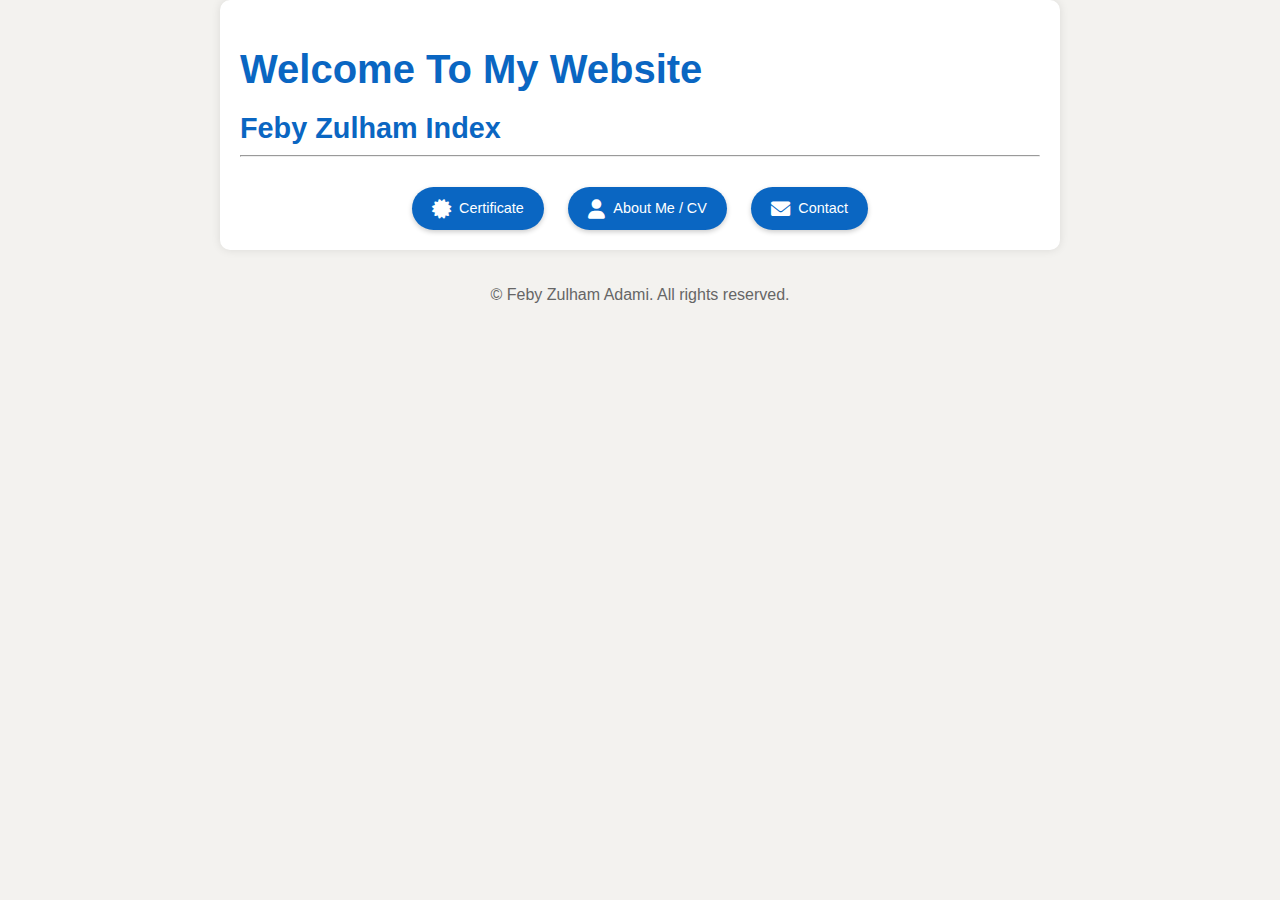
<file: index.html>
<!DOCTYPE html>  
<html lang="en">  
<head>  
    <meta charset="UTF-8">  
    <meta name="viewport" content="width=device-width, initial-scale=1.0">  
    <title>My Certificate</title>  
    <link rel="stylesheet" href="https://cdnjs.cloudflare.com/ajax/libs/font-awesome/6.0.0/css/all.min.css">
    <style>  
        /* Gaya yang sama sebelumnya dipertahankan */
        body {  
            font-family: 'Arial', sans-serif;  
            background-color: #f3f2ef;  
            margin: 0;  
            padding: 0;  
        }  
        .container {  
            max-width: 800px;  
            margin: 0 auto;  
            padding: 20px;  
            background-color: #fff;  
            border-radius: 10px;  
            box-shadow: 0 0 10px rgba(0, 0, 0, 0.1);  
        }  
        h1, h2 {  
            color: #0a66c2;  
        }  
        h1 {  
            font-size: 2.5em;  
            margin-bottom: 10px;  
        }  
        h2 {  
            font-size: 1.8em;  
            margin-top: 20px;  
            margin-bottom: 10px;  
        }  
        .nav {  
            margin-top: 30px;  
            text-align: center;  
        }  
        .nav a {  
            display: inline-flex;
            align-items: center;
            padding: 12px 20px;
            border-radius: 25px;
            background-color: #0a66c2;
            color: white;
            margin: 0 10px;
            text-decoration: none;
            transition: all 0.3s ease;
            box-shadow: 0 2px 5px rgba(0,0,0,0.2);
        }
        .nav a:hover {
            background-color: #084484;
            transform: translateY(-2px);
            box-shadow: 0 4px 8px rgba(0,0,0,0.2);
        }
        .nav a i {
            font-size: 1.2em;
            margin-right: 8px;
        }
        .nav a span {
            font-size: 0.9em;
            font-weight: 500;
        }
        footer {
            text-align: center;
            padding: 20px;
            color: #666;
        }
    </style>  
</head>  
<body>  
    <div class="container">  
        <h1>Welcome To My Website</h1>
        <h2>Feby Zulham Index</h2>
        <hr>
        <div class="nav">  
            <a href="./Certificate.html">
                <i class="fas fa-certificate"></i>
                <span>Certificate</span>
            </a>   
            <a href="./public/about.html">
                <i class="fas fa-user"></i>
                <span>About Me / CV</span>
            </a>  
            <a href="https://www.linkedin.com/in/feby-zulham-adami-934a50153/">
                <i class="fas fa-envelope"></i>
                <span>Contact</span>
            </a>   
        </div>  
    </div>  
    <footer>
        <p>© Feby Zulham Adami. All rights reserved.</p>
    </footer>
</body>  
</html>
</file>
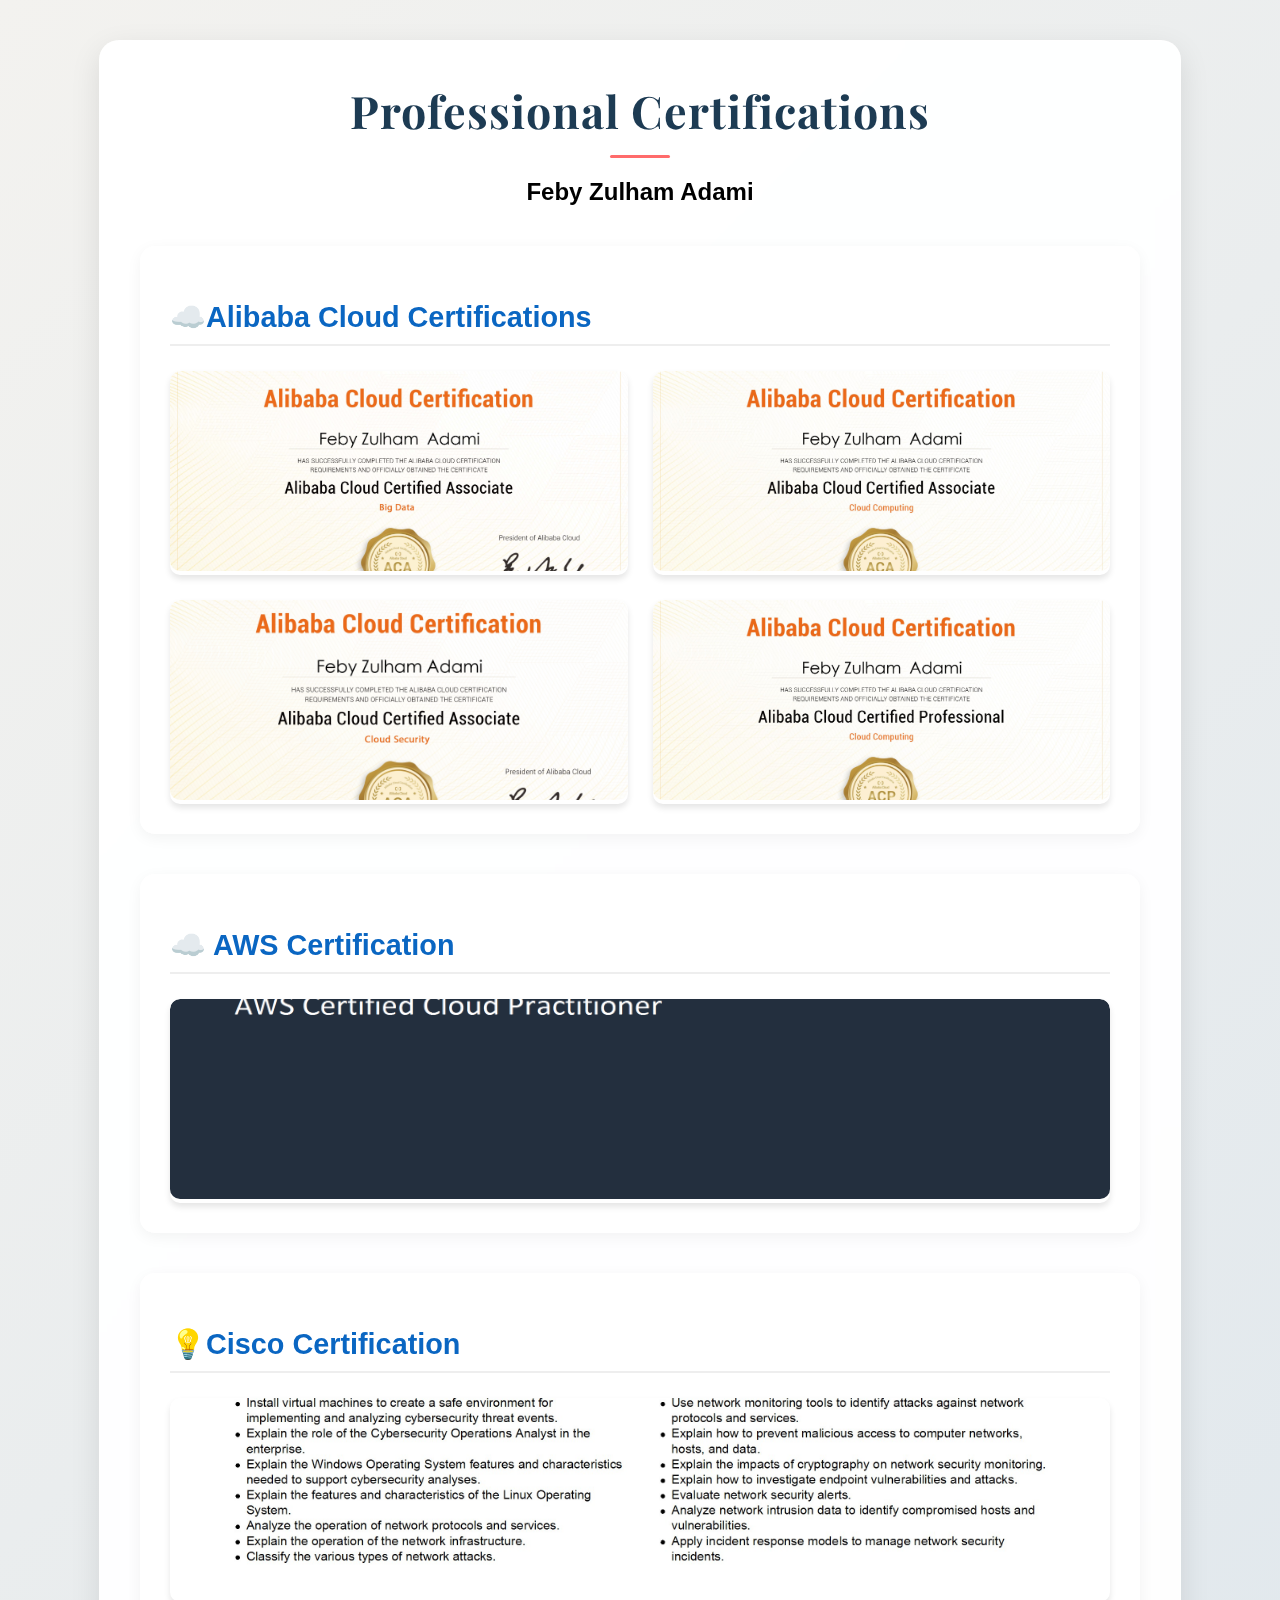
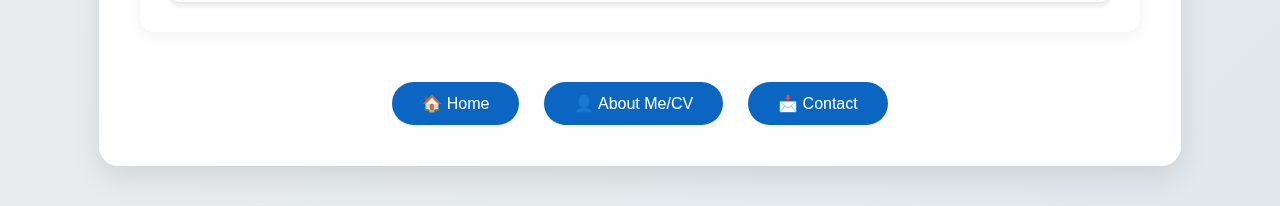
<file: Certificate.html>
<!DOCTYPE html>
<html lang="en">
<head>
    <meta charset="UTF-8">
    <meta name="viewport" content="width=device-width, initial-scale=1.0">
    <title>Feby Zulham Adami - Certificates</title>
    <style>
        :root {
            --primary-color: #0a66c2;
            --secondary-color: #1d3b53;
            --accent-color: #ff6b6b;
        }

        body {
            font-family: 'Segoe UI', Tahoma, Geneva, Verdana, sans-serif;
            background: linear-gradient(135deg, #f3f2ef 0%, #e1e8ed 100%);
            margin: 0;
            padding: 40px 0;
            min-height: 100vh;
        }

        .container {
            max-width: 1000px;
            margin: 0 auto;
            padding: 40px;
            background: rgba(255, 255, 255, 0.95);
            border-radius: 20px;
            box-shadow: 0 10px 30px rgba(0, 0, 0, 0.1);
            backdrop-filter: blur(10px);
            border: 1px solid rgba(255, 255, 255, 0.3);
            transform: translateY(0);
            animation: containerEntrance 0.8s ease-out;
        }

        @keyframes containerEntrance {
            0% { transform: translateY(20px); opacity: 0; }
            100% { transform: translateY(0); opacity: 1; }
        }

        .header {
            text-align: center;
            margin-bottom: 40px;
            position: relative;
        }

        .header h1 {
            color: var(--secondary-color);
            font-size: 2.8em;
            margin: 0;
            font-family: 'Playfair Display', serif;
            letter-spacing: 1px;
        }

        .header h1::after {
            content: '';
            display: block;
            width: 60px;
            height: 3px;
            background: var(--accent-color);
            margin: 15px auto;
            border-radius: 2px;
        }

        .certificate-section {
            margin: 40px 0;
            padding: 30px;
            background: rgba(255, 255, 255, 0.9);
            border-radius: 15px;
            box-shadow: 0 4px 15px rgba(0, 0, 0, 0.05);
            transition: transform 0.3s ease;
        }

        .certificate-section:hover {
            transform: translateY(-5px);
        }

        .certificate-section h2 {
            color: var(--primary-color);
            font-size: 1.8em;
            margin-bottom: 25px;
            padding-bottom: 10px;
            border-bottom: 2px solid #eee;
            display: flex;
            align-items: center;
            gap: 10px;
        }

        .certificate-grid {
            display: grid;
            grid-template-columns: repeat(auto-fit, minmax(300px, 1fr));
            gap: 25px;
            margin-top: 20px;
        }

        .certificate-item {
            position: relative;
            border-radius: 10px;
            overflow: hidden;
            transition: all 0.3s ease;
            box-shadow: 0 4px 6px rgba(0, 0, 0, 0.1);
        }

        .certificate-item:hover {
            transform: translateY(-5px);
            box-shadow: 0 8px 15px rgba(0, 0, 0, 0.2);
        }

        .certificate-item img {
            width: 100%;
            height: 200px;
            object-fit: cover; /* Changed from fill to cover */
            border-radius: 10px;
            transition: transform 0.3s ease;
        }

        .certificate-item:hover img {
            transform: scale(1.03);
        }

        .popup {
            position: absolute;
            top: 0;
            left: 0;
            width: 100%;
            height: 100%;
            background: rgba(0, 0, 0, 0.8);
            display: flex;
            justify-content: center;
            align-items: center;
            opacity: 0;
            visibility: hidden;
            transition: opacity 0.3s ease, visibility 0.3s ease;
            border-radius: 10px;
        }

        .certificate-item:hover .popup {
            opacity: 1;
            visibility: visible;
        }

        .popup img {
            width: 80%;
            height: auto;
            border-radius: 10px;
        }

        .nav {
            margin-top: 50px;
            text-align: center;
            display: flex;
            justify-content: center;
            gap: 25px;
        }

        .nav a {
            padding: 12px 30px;
            border-radius: 30px;
            text-decoration: none;
            color: white;
            background: var(--primary-color);
            transition: all 0.3s ease;
            display: inline-flex;
            align-items: center;
            gap: 8px;
            font-weight: 500;
        }

        .nav a:hover {
            background: var(--secondary-color);
            transform: translateY(-2px);
            box-shadow: 0 5px 15px rgba(10, 102, 194, 0.3);
        }

        @media (max-width: 768px) {
            .container {
                padding: 25px;
                margin: 20px;
            }
            
            .header h1 {
                font-size: 2em;
            }
            
            .certificate-grid {
                grid-template-columns: 1fr;
            }
            
            .nav {
                flex-direction: column;
                gap: 15px;
            }
        }
    </style>
    <!-- Corrected Google Fonts URL -->
    <link href="https://fonts.googleapis.com/css2?family=Playfair+Display:wght@600&display=swap" rel="stylesheet">
</head>
<body>
    <div class="container">
        <div class="header">
            <h1>Professional Certifications</h1>
            <h2>Feby Zulham Adami</h2>
        </div>

        <div class="certificate-section">
            <h2> ☁️Alibaba Cloud Certifications</h2>
            <div class="certificate-grid">
                <div class="certificate-item">
                    <img src="./assets/images/ACA Big Data Certification.png" alt="ACA Big Data Certification">
                    <div class="popup">
                        <img src="./assets/images/ACA Big Data Certification.png" alt="ACA Big Data Certification" aria-hidden="true">
                    </div>
                </div>
                <div class="certificate-item">
                    <img src="./assets/images/ACA Cloud Computing Certification.png" alt="ACA Cloud Computing Certification">
                    <div class="popup">
                        <img src="./assets/images/ACA Cloud Computing Certification.png" alt="ACA Cloud Computing Certification" aria-hidden="true">
                    </div>
                </div>
                <div class="certificate-item">
                    <img src="./assets/images/ACA Cloud Security Certification.png" alt="ACA Cloud Security Certification">
                    <div class="popup">
                        <img src="./assets/images/ACA Cloud Security Certification.png" alt="ACA Cloud Security Certification" aria-hidden="true">
                    </div>
                </div>
                <div class="certificate-item">
                    <img src="./assets/images/ACP Cloud Computing Certification.png" alt="ACP Cloud Computing Certification">
                    <div class="popup">
                        <img src="./assets/images/ACP Cloud Computing Certification.png" alt="ACP Cloud Computing Certification" aria-hidden="true">
                    </div>
                </div>
            </div>
        </div>

        <div class="certificate-section">
            <h2>☁️ AWS Certification</h2>
            <div class="certificate-grid">
                <div class="certificate-item">
                    <img src="./assets/images/AWS Certified Cloud Practitioner certificate.png" alt="AWS Certified Cloud Practitioner">
                    <div class="popup">
                        <img src="./assets/images/AWS Certified Cloud Practitioner certificate.png" alt="AWS Certified Cloud Practitioner" aria-hidden="true">
                    </div>
                </div>
            </div>
        </div>

        <div class="certificate-section">
            <h2> 💡Cisco Certification</h2>
            <div class="certificate-grid">
                <div class="certificate-item">
                    <img src="./assets/images/FEBYZULHAM ADAMI-CyberOps Associa-certificate conv 1.jpeg" alt="Cisco CyberOps Associate">
                    <div class="popup">
                        <img src="./assets/images/FEBYZULHAM ADAMI-CyberOps Associa-certificate conv 1.jpeg" alt="Cisco CyberOps Associate" aria-hidden="true">
                    </div>
                </div>
            </div>
        </div>

        <div class="nav">
            <a href="./index.html">🏠 Home</a>
            <a href="./public/about.html">👤 About Me/CV</a>
            <a href="./public/contact.html">📩 Contact</a>
        </div>
    </div>

    <script>
        document.addEventListener('DOMContentLoaded', function() {
            const certificateItems = document.querySelectorAll('.certificate-item');

            certificateItems.forEach(item => {
                item.addEventListener('mouseenter', () => {
                    const popup = item.querySelector('.popup');
                    setTimeout(() => {
                        popup.style.opacity = '1';
                        popup.style.visibility = 'visible';
                    }, 300); // Adjust the delay as needed
                });

                item.addEventListener('mouseleave', () => {
                    const popup = item.querySelector('.popup');
                    popup.style.opacity = '0';
                    popup.style.visibility = 'hidden';
                });
            });
        });
    </script>
</body>
</html>
</file>
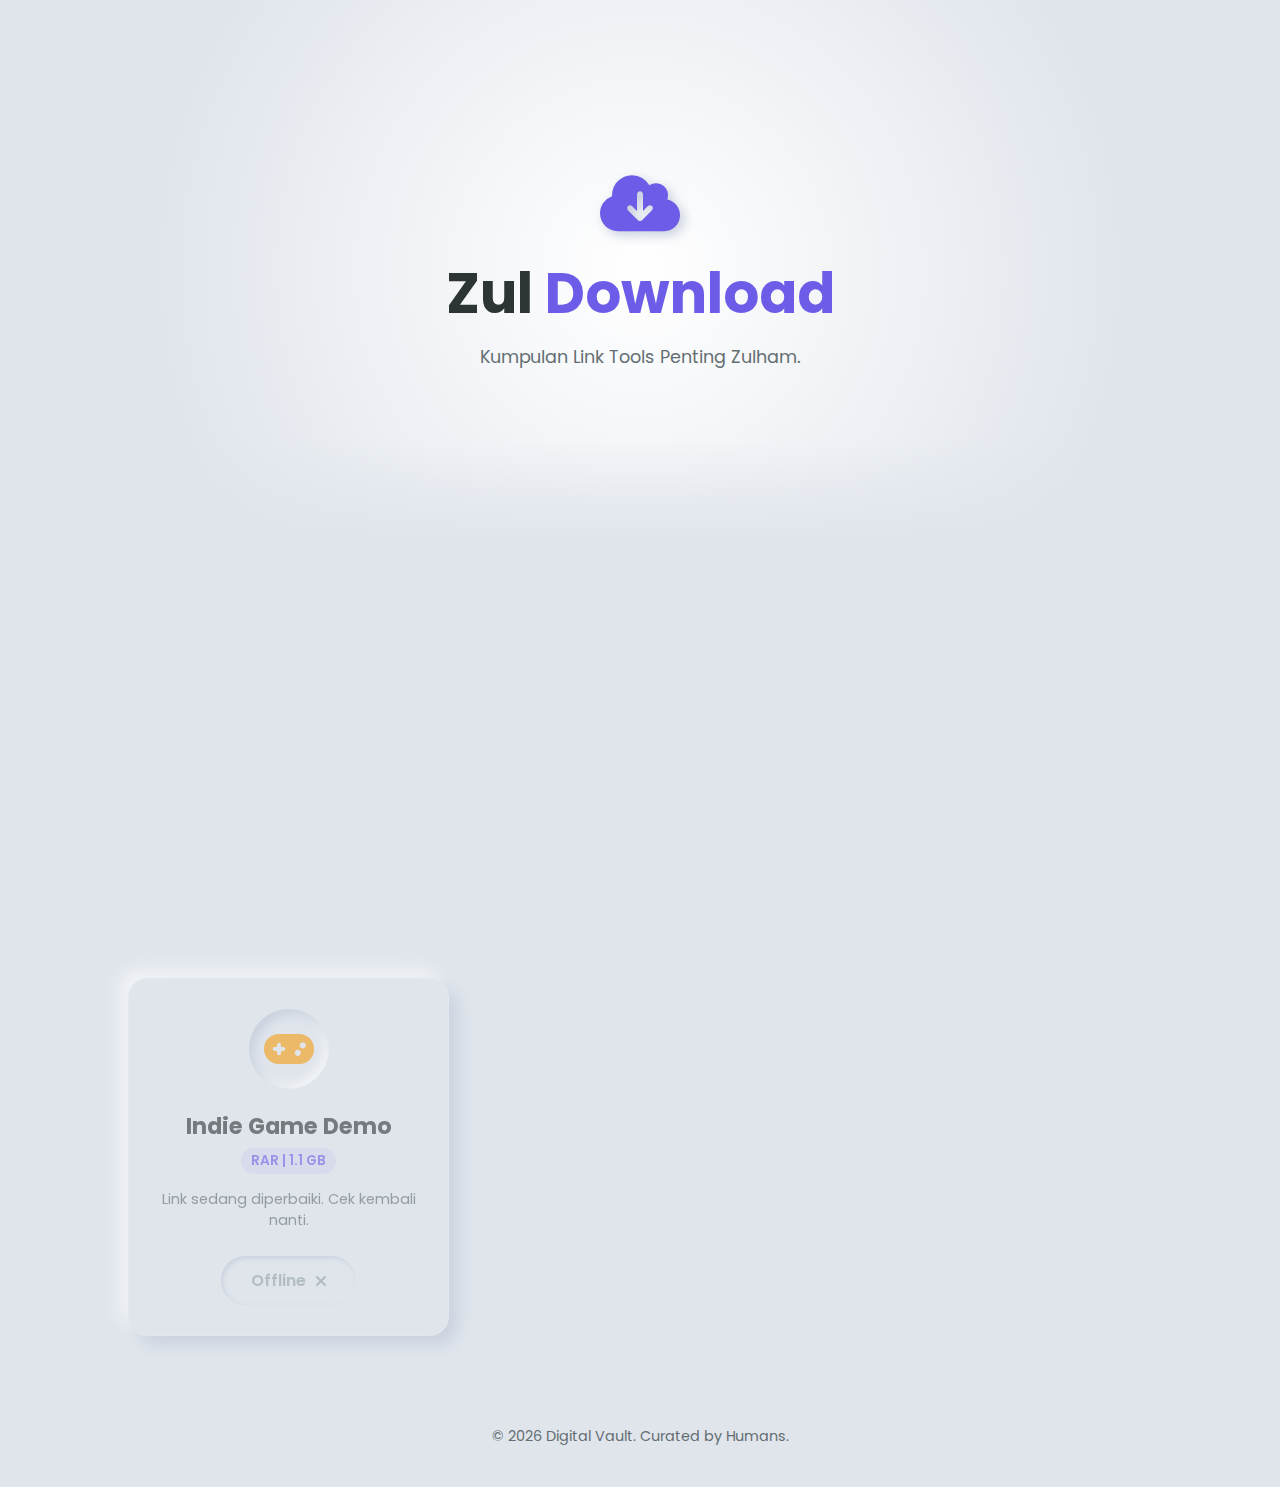
<file: Downzul.html>
<!DOCTYPE html>
<html lang="id">
<head>
    <meta charset="UTF-8">
    <meta name="viewport" content="width=device-width, initial-scale=1.0">
    <title>⚡Download Koleksi Zulham</title>
    <link href="https://fonts.googleapis.com/css2?family=Poppins:wght@400;600;700&display=swap" rel="stylesheet">
    <link rel="stylesheet" href="https://cdnjs.cloudflare.com/ajax/libs/font-awesome/6.0.0/css/all.min.css">
    <link rel="stylesheet" href="style-download.css">
</head>
<body>

    <header>
        <div class="header-content animate-popIn">
            <i class="fas fa-cloud-download-alt logo-icon"></i>
            <h1>Zul <span> Download </span></h1>
            <p>Kumpulan Link Tools Penting Zulham.</p>
        </div>
    </header>

    <main>
        <section class="download-container">
            <div class="card animate-fadeIn" style="animation-delay: 0.1s;">
                <div class="card-icon"><i class="fa-duotone fa-regular fa-briefcase"></i></div>
                <h3>Software Kantor</h3>
                <p class="meta">Link GDrive</p>
                <p class="desc">Kumpulan Tool support IT kantor.</p>
                <a href="https://tinyurl.com/zuldown" target="_blank" rel="noopener noreferrer" class="btn-download">
                    <span>Download</span>
                    <i class="fas fa-arrow-down"></i>
                </a>
            </div>

            <div class="card animate-fadeIn" style="animation-delay: 0.2s;">
                <div class="card-icon code-icon"><i class="fas fa-code"></i></div>
                <h3>VS Code Stable</h3>
                <p class="meta">Windows/Mac | 85 MB</p>
                <p class="desc">Code editor paling populer, ringan, dan powerful.</p>
                <a href="#" target="_blank" rel="noopener noreferrer" class="btn-download">
                    <span>Download</span>
                    <i class="fas fa-arrow-down"></i>
                </a>
            </div>

            <div class="card animate-fadeIn" style="animation-delay: 0.3s;">
                <div class="card-icon asset-icon"><i class="fas fa-paint-brush"></i></div>
                <h3>3D Icon Pack .PNG</h3>
                <p class="meta">High-Res | 120 MB</p>
                <p class="desc">50+ ikon 3D modern untuk desain UI/UX Anda.</p>
                <a href="#" target="_blank" rel="noopener noreferrer" class="btn-download">
                    <span>Download</span>
                    <i class="fas fa-arrow-down"></i>
                </a>
            </div>

             <div class="card animate-fadeIn disabled" style="animation-delay: 0.4s;">
                <div class="card-icon game-icon"><i class="fas fa-gamepad"></i></div>
                <h3>Indie Game Demo</h3>
                <p class="meta">RAR | 1.1 GB</p>
                <p class="desc">Link sedang diperbaiki. Cek kembali nanti.</p>
                <a href="#" target="_blank" rel="noopener noreferrer" class="btn-download">
                    <span>Offline</span>
                    <i class="fas fa-times"></i>
                </a>
            </div>
        </section>
    </main>

    <footer class="animate-fadeIn" style="animation-delay: 0.6s;">
        <p>&copy; 2026 Digital Vault. Curated by Humans.</p>
    </footer>

</body>
</html>
</file>
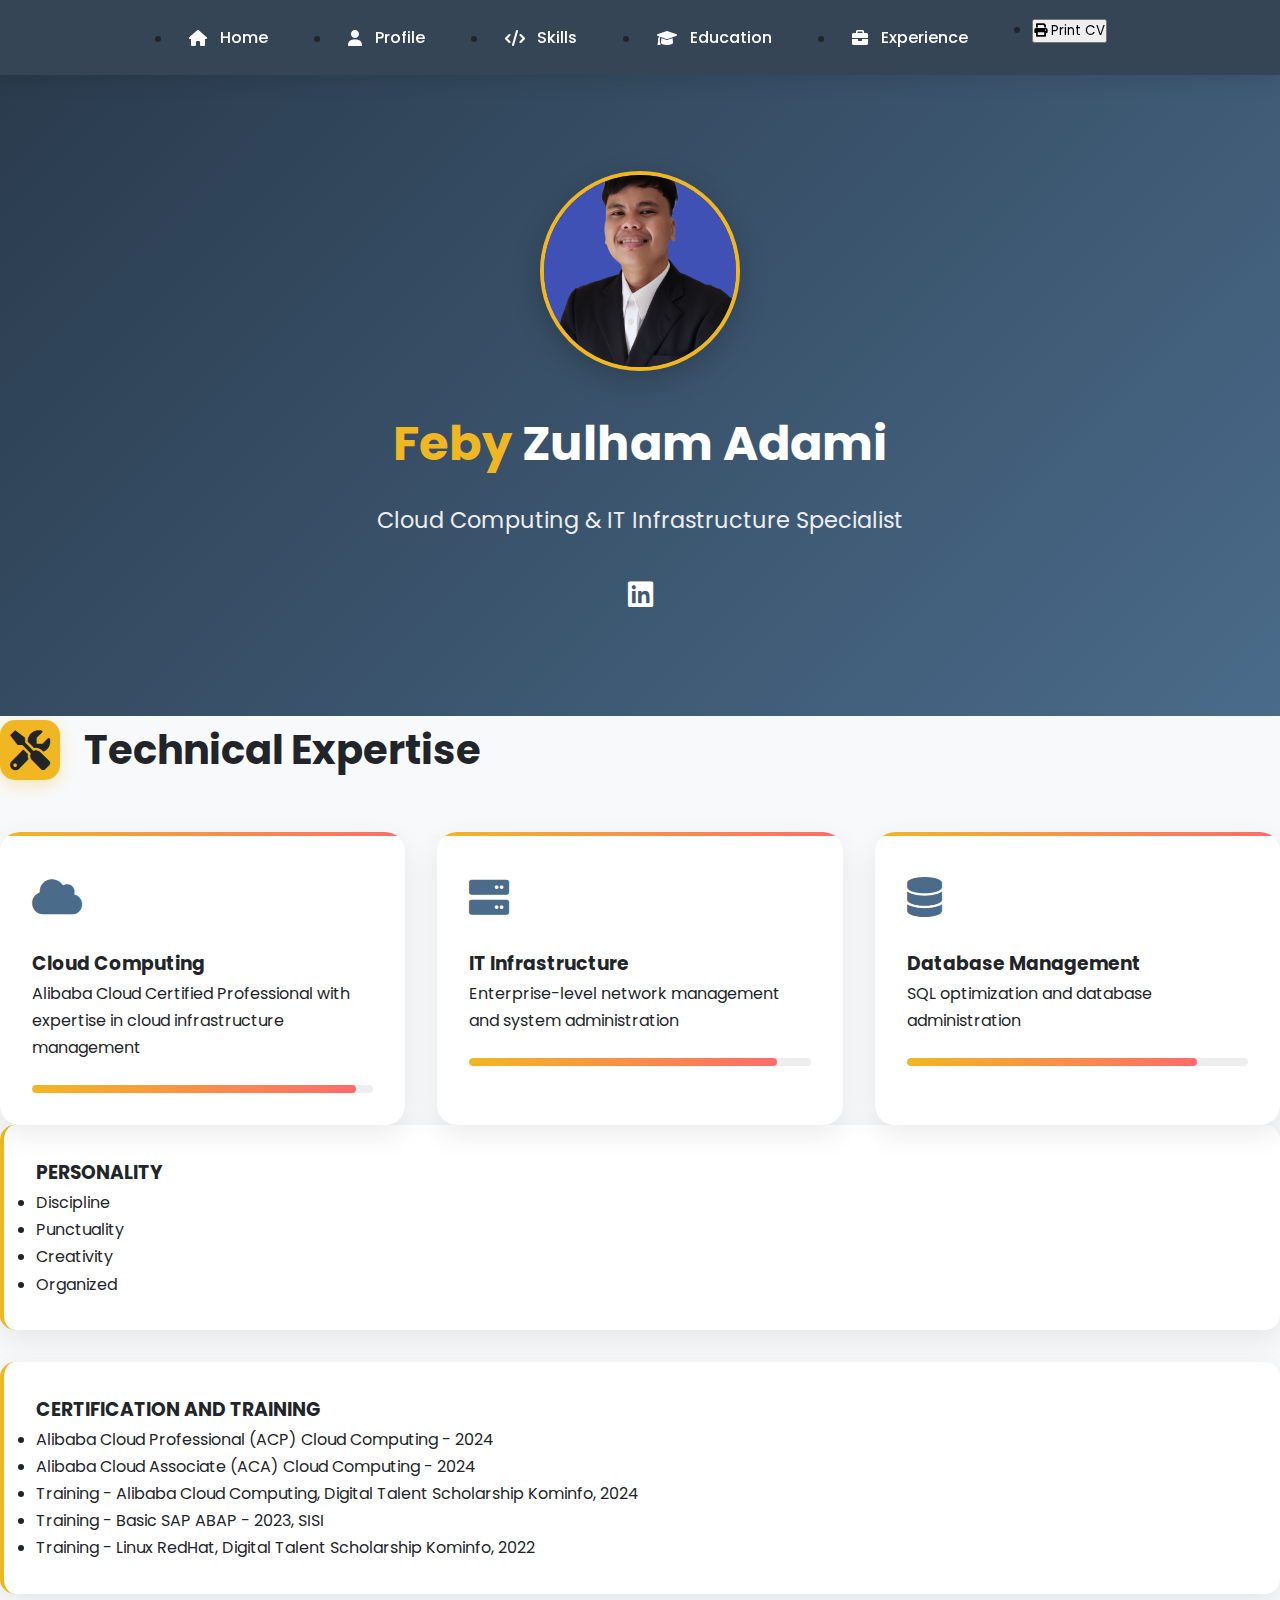
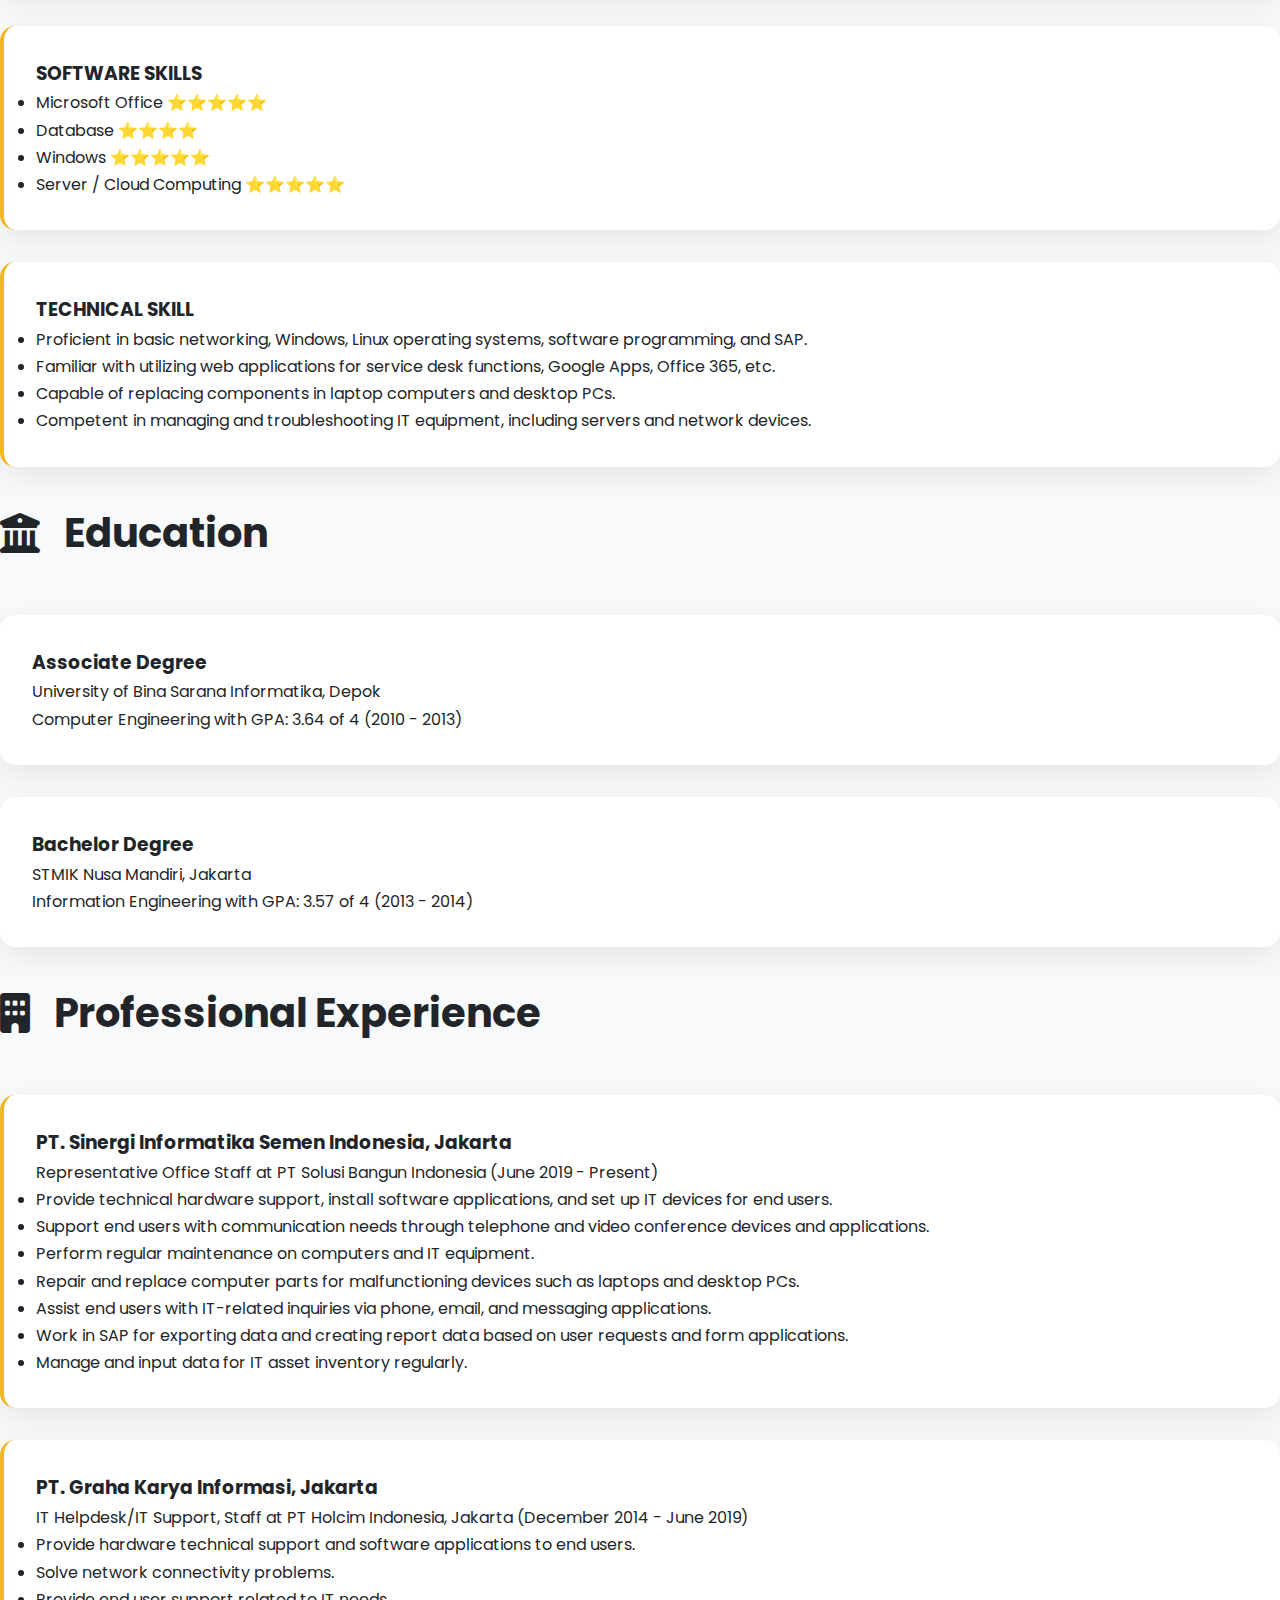
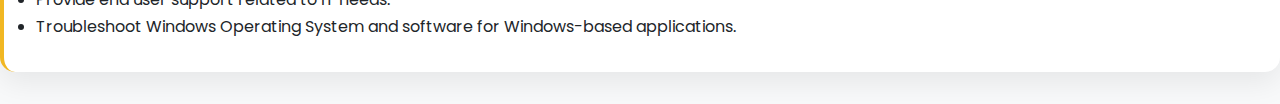
<file: public/about.html>
<!DOCTYPE html>
<html lang="en">
<head>
    <meta charset="UTF-8">
    <meta name="viewport" content="width=device-width, initial-scale=1.0">
    <title>Feby Zulham Adami - Professional CV</title>
    <link rel="stylesheet" href="https://cdnjs.cloudflare.com/ajax/libs/font-awesome/6.0.0/css/all.min.css">
    <link href="https://fonts.googleapis.com/css2?family=Poppins:wght@300;400;600;700&display=swap" rel="stylesheet">
    <link rel="stylesheet" href="../Style2.css">
</head>
<body>
    <header class="header">
        <nav class="nav">
            <ul>
                <li><a href="https://zulhaminet.github.io/zulhamweb/index.html"><i class="fas fa-home"></i> Home</a></li>
                <li><a href="#profile"><i class="fas fa-user"></i> Profile</a></li>
                <li><a href="#skills"><i class="fas fa-code"></i> Skills</a></li>
                <li><a href="#education"><i class="fas fa-graduation-cap"></i> Education</a></li>
                <li><a href="#experience"><i class="fas fa-briefcase"></i> Experience</a></li>
                <li><button onclick="window.print()"><i class="fas fa-print"></i> Print CV</button></li>
            </ul>
        </nav>
    </header>

    <section id="profile" class="profile">
        <div class="profile-content">
            <div class="profile-image">
                <img src="../assets/images/PhotoRoom-Feby Zulham.png" alt="Profile Photo">
            </div>
            <h1><span class="accent-text">Feby</span> Zulham Adami</h1>
            <p class="tagline">Cloud Computing & IT Infrastructure Specialist</p>
            <div class="social-links">
                <a href="https://www.linkedin.com/in/feby-zulham-adami-934a50153/"><i class="fab fa-linkedin"></i></a>
            </div>
        </div>
    </section>

    <section id="skills" class="skills">
        <h2><div class="icon-box"><i class="fas fa-tools"></i></div> Technical Expertise</h2>
        <div class="skills-grid">
            <div class="skill-card">
                <div class="skill-icon"><i class="fas fa-cloud"></i></div>
                <h3>Cloud Computing</h3>
                <p>Alibaba Cloud Certified Professional with expertise in cloud infrastructure management</p>
                <div class="skill-bar">
                    <div class="skill-progress" style="width: 95%"></div>
                </div>
            </div>
            
            <div class="skill-card">
                <div class="skill-icon"><i class="fas fa-server"></i></div>
                <h3>IT Infrastructure</h3>
                <p>Enterprise-level network management and system administration</p>
                <div class="skill-bar">
                    <div class="skill-progress" style="width: 90%"></div>
                </div>
            </div>

            <div class="skill-card">
                <div class="skill-icon"><i class="fas fa-database"></i></div>
                <h3>Database Management</h3>
                <p>SQL optimization and database administration</p>
                <div class="skill-bar">
                    <div class="skill-progress" style="width: 85%"></div>
                </div>
            </div>
        </div>
    </section>

     
    <div class="experience-item">  
        <h3>PERSONALITY</h3>  
        <ul>  
            <li>Discipline</li>  
            <li>Punctuality</li>  
            <li>Creativity</li>  
            <li>Organized</li>  
        </ul>  
        </div>
        <div class="experience-item">  
        <h3>CERTIFICATION AND TRAINING</h3>  
        <ul>  
            <li>Alibaba Cloud Professional (ACP) Cloud Computing - 2024</li>  
            <li>Alibaba Cloud Associate (ACA) Cloud Computing - 2024</li>  
            <li>Training - Alibaba Cloud Computing, Digital Talent Scholarship Kominfo, 2024</li>  
            <li>Training - Basic SAP ABAP - 2023, SISI</li>  
            <li>Training - Linux RedHat, Digital Talent Scholarship Kominfo, 2022</li>  
        </ul>  
        </div>
        <div class="experience-item">  
        <h3>SOFTWARE SKILLS</h3>  
        <ul>  
            <li>Microsoft Office ⭐⭐⭐⭐⭐</li>  
            <li>Database ⭐⭐⭐⭐</li>  
            <li>Windows ⭐⭐⭐⭐⭐</li>  
            <li>Server / Cloud Computing ⭐⭐⭐⭐⭐</li>  
        </ul>  
    </div>
        <div class="experience-item">  
        <h3>TECHNICAL SKILL</h3>  
        <ul>  
            <li>Proficient in basic networking, Windows, Linux operating systems, software programming, and SAP.</li>  
            <li>Familiar with utilizing web applications for service desk functions, Google Apps, Office 365, etc.</li>  
            <li>Capable of replacing components in laptop computers and desktop PCs.</li>  
            <li>Competent in managing and troubleshooting IT equipment, including servers and network devices.</li>  
        </ul>  
    </div>  
</section>  
</div>
</section>

<section id="education" class="education">
<h2><i class="fas fa-university"></i> Education</h2>

<div class="education-item">  
    <h3>Associate Degree</h3>  
    <p>University of Bina Sarana Informatika, Depok</p>  
    <p>Computer Engineering with GPA: 3.64 of 4 (2010 - 2013)</p>  
</div>  
<div class="education-item">  
    <h3>Bachelor Degree</h3>  
    <p>STMIK Nusa Mandiri, Jakarta</p>  
    <p>Information Engineering with GPA: 3.57 of 4 (2013 - 2014)</p>  
</div>  
</section>  
</section>

<section id="experience" class="experience">
<h2><i class="fas fa-building"></i> Professional Experience</h2>

<div class="experience-item">  
    <h3>PT. Sinergi Informatika Semen Indonesia, Jakarta</h3>  
    <p>Representative Office Staff at PT Solusi Bangun Indonesia (June 2019 - Present)</p>  
    <ul>  
        <li>Provide technical hardware support, install software applications, and set up IT devices for end users.</li>  
        <li>Support end users with communication needs through telephone and video conference devices and applications.</li>  
        <li>Perform regular maintenance on computers and IT equipment.</li>  
        <li>Repair and replace computer parts for malfunctioning devices such as laptops and desktop PCs.</li>  
        <li>Assist end users with IT-related inquiries via phone, email, and messaging applications.</li>  
        <li>Work in SAP for exporting data and creating report data based on user requests and form applications.</li>  
        <li>Manage and input data for IT asset inventory regularly.</li>  
    </ul>  
</div>  
<div class="experience-item">  
    <h3>PT. Graha Karya Informasi, Jakarta</h3>  
    <p>IT Helpdesk/IT Support, Staff at PT Holcim Indonesia, Jakarta (December 2014 - June 2019)</p>  
    <ul>  
        <li>Provide hardware technical support and software applications to end users.</li>  
        <li>Solve network connectivity problems.</li>  
        <li>Provide end user support related to IT needs.</li>  
        <li>Troubleshoot Windows Operating System and software for Windows-based applications.</li>  
    </ul>  
</section>
</body>
</html>
</file>
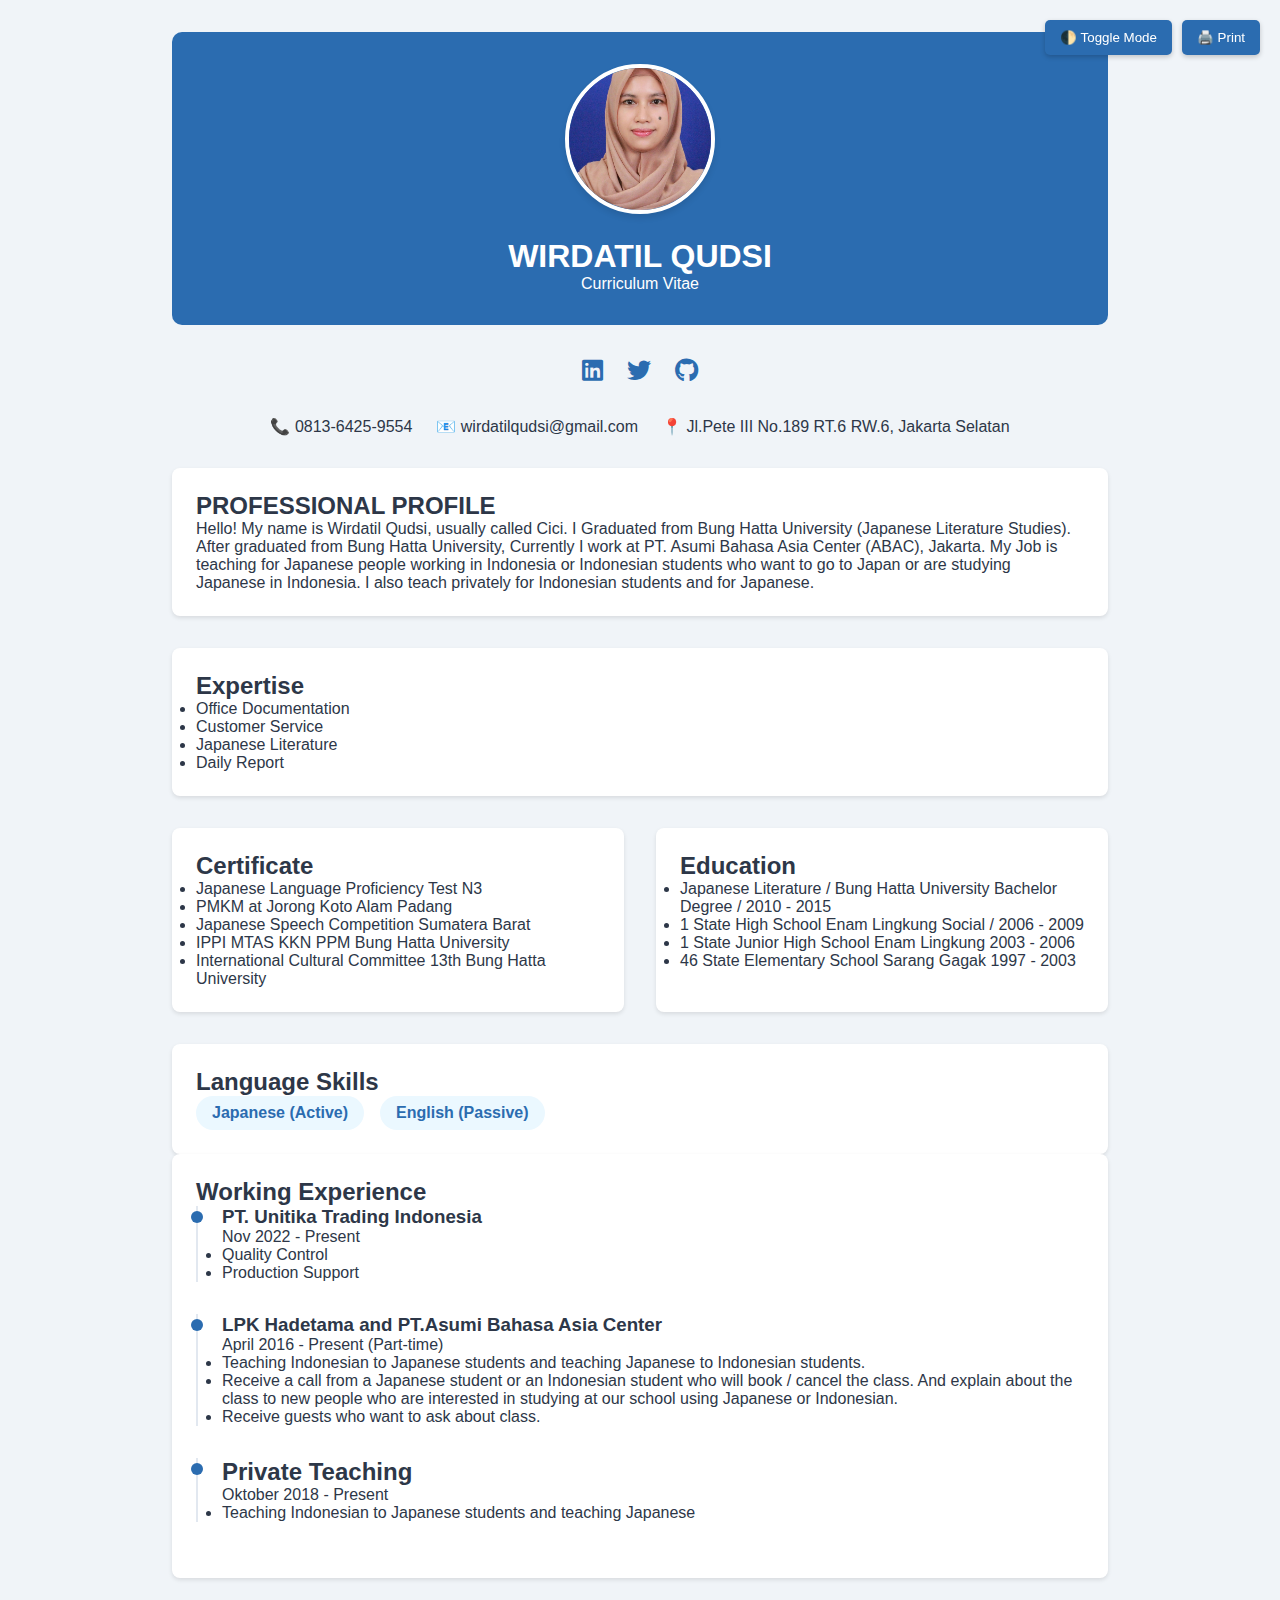
<file: public/Cici.html>
<!DOCTYPE html>
<html lang="en">
<head>
    <meta charset="UTF-8">
    <meta name="viewport" content="width=device-width, initial-scale=1.0">
    <title>Wirdatil Qudsi - CV</title>
    <link rel="stylesheet" href="https://cdnjs.cloudflare.com/ajax/libs/font-awesome/6.4.0/css/all.min.css">
    <style>
        :root {
            --primary-color: #2b6cb0;
            --bg-color: #f0f4f8;
            --text-color: #2d3748;
            --card-bg: white;
        }

        .dark-mode {
            --bg-color: #1a202c;
            --text-color: #e2e8f0;
            --card-bg: #2d3748;
        }

        * {
            margin: 0;
            padding: 0;
            box-sizing: border-box;
            font-family: 'Segoe UI', Tahoma, Geneva, Verdana, sans-serif;
            transition: background-color 0.3s, color 0.3s;
        }

        body {
            background-color: var(--bg-color);
            color: var(--text-color);
        }

        .controls {
            position: fixed;
            top: 20px;
            right: 20px;
            display: flex;
            gap: 10px;
            z-index: 1000;
        }

        .control-btn {
            background: var(--primary-color);
            color: white;
            border: none;
            padding: 10px 15px;
            border-radius: 5px;
            cursor: pointer;
            box-shadow: 0 2px 5px rgba(0,0,0,0.2);
        }

        .container {
            max-width: 1000px;
            margin: 0 auto;
            padding: 2rem;
        }

        .header {
            text-align: center;
            background-color: var(--primary-color);
            color: white;
            padding: 2rem;
            border-radius: 10px;
            margin-bottom: 2rem;
            position: relative;
            display: flex;
            align-items: center;
            flex-direction: column;
        }

        .profile-photo {
            width: 150px;
            height: 150px;
            border-radius: 50%;
            border: 4px solid white;
            margin-bottom: 1.5rem;
            object-fit: cover;
            box-shadow: 0 4px 6px rgba(0,0,0,0.1);
            transition: transform 0.3s ease;
        }

        .profile-photo:hover {
            transform: scale(1.05);
        }

        .contact-info {
            display: flex;
            justify-content: center;
            gap: 1.5rem;
            margin-bottom: 2rem;
        }

        .contact-item {
            display: flex;
            align-items: center;
            gap: 0.5rem;
        }

        .grid {
            display: grid;
            grid-template-columns: repeat(auto-fit, minmax(300px, 1fr));
            gap: 2rem;
            margin-bottom: 2rem;
        }

        .card {
            background: var(--card-bg);
            padding: 1.5rem;
            border-radius: 8px;
            box-shadow: 0 2px 4px rgba(0,0,0,0.1);
            transition: transform 0.3s, box-shadow 0.3s;
        }

        .card:hover {
            transform: translateY(-5px);
            box-shadow: 0 8px 15px rgba(0,0,0,0.2);
        }

        .language-skills {
            display: flex;
            gap: 1rem;
        }

        .language-tag {
            background: #ebf8ff;
            color: #2b6cb0;
            padding: 0.5rem 1rem;
            border-radius: 20px;
            font-weight: 600;
        }

        .timeline-item {
            border-left: 2px solid #e2e8f0;
            padding-left: 1.5rem;
            margin-bottom: 2rem;
            position: relative;
        }

        .timeline-item::before {
            content: '';
            width: 12px;
            height: 12px;
            background: #2b6cb0;
            border-radius: 50%;
            position: absolute;
            left: -7px;
            top: 5px;
        }

        .social-links {
            display: flex;
            gap: 1.5rem;
            justify-content: center;
            margin: 2rem 0;
        }

        .social-link {
            font-size: 1.5rem;
            color: var(--primary-color);
            transition: transform 0.3s;
        }

        .social-link:hover {
            transform: scale(1.2);
        }

        @media (max-width: 768px) {
            .contact-info {
                flex-direction: column;
                align-items: center;
            }
            
            .grid {
                grid-template-columns: 1fr;
            }
        }

        @media print {
            .controls, .social-links {
                display: none !important;
            }
            
            .card {
                box-shadow: none;
                border: 1px solid #ddd;
            }
            
            body {
                background: white;
                color: black;
                font-size: 12pt;
            }
        }
    </style>
</head>
<body>
    <div class="controls">
        <button class="control-btn" id="darkModeToggle">🌓 Toggle Mode</button>
        <button class="control-btn" onclick="window.print()">🖨️ Print</button>
    </div>

    <div class="container">
        <header class="header">
            <img src="../assets/images/Foto Profile Cici.png" alt="Wirdatil Qudsi" class="profile-photo">
            <h1>WIRDATIL QUDSI</h1>
            <p>Curriculum Vitae</p>
        </header>

        <div class="social-links">
            <a href="#" class="social-link" target="_blank"><i class="fab fa-linkedin"></i></a>
            <a href="#" class="social-link" target="_blank"><i class="fab fa-twitter"></i></a>
            <a href="#" class="social-link" target="_blank"><i class="fab fa-github"></i></a>
        </div>

        <div class="contact-info">
            <div class="contact-item">📞 0813-6425-9554</div>
            <div class="contact-item">📧 wirdatilqudsi@gmail.com</div>
            <div class="contact-item">📍 Jl.Pete III No.189 RT.6 RW.6, Jakarta Selatan</div>
        </div>

        <div class="grid">
            <div class="card">
                <h2>PROFESSIONAL PROFILE</h2>
                <p>Hello! My name is Wirdatil Qudsi, usually called Cici. 
                   I Graduated from Bung Hatta University (Japanese Literature Studies). After graduated from Bung Hatta University, Currently I work at PT. Asumi Bahasa Asia Center (ABAC), Jakarta. My Job is teaching for Japanese people working in Indonesia or Indonesian students who want to go to Japan or are studying Japanese in Indonesia. 
                   I also teach privately for Indonesian students and for Japanese.</p>
            </div>
        </div>
        
        <div class="grid">
            <div class="card">
                <h2>Expertise</h2>
                <ul>
                    <li>Office Documentation</li>
                    <li>Customer Service</li>
                    <li>Japanese Literature</li>
                    <li>Daily Report</li>
                    
                </ul>
            </div>
        </div>
            <div class="grid">
                <div class="card">
                    <h2>Certificate</h2>
                    <ul>
                        <li>Japanese Language Proficiency Test N3</li>
                        <li>PMKM at Jorong Koto Alam Padang</li>
                        <li>Japanese Speech Competition Sumatera Barat</li>
                        <li>IPPI MTAS KKN PPM Bung Hatta University</li>
                        <li>International Cultural Committee 13th Bung Hatta University</li>
                    </ul>
                </div>

            <div class="card">
                <h2>Education</h2>
                <li>Japanese Literature / Bung Hatta University Bachelor Degree / 2010 - 2015</li>
                <li>1 State High School Enam Lingkung Social / 2006 - 2009</li>
                <li>1 State Junior High School Enam Lingkung 2003 - 2006</li>
                <li>46 State Elementary School Sarang Gagak 1997 - 2003</li>
            </div>
        </div>

        <div class="card">
            <h2>Language Skills</h2>
            <div class="language-skills">
                <span class="language-tag">Japanese (Active)</span>
                <span class="language-tag">English (Passive)</span>
            </div>
        </div>
        
        <div class="card">
            <h2>Working Experience</h2>
            
            <div class="timeline-item">
            <h3>PT. Unitika Trading Indonesia</h3>
            <p>Nov 2022 - Present </p>
            <ul>
                <li>Quality Control </li>
                <li>Production Support</li>
            </ul>
        </div>

            <div class="timeline-item">
                <h3>LPK Hadetama and  PT.Asumi Bahasa Asia Center </h3>
                <p>April 2016 - Present (Part-time)</p>
                <ul>
                    <li>Teaching Indonesian to Japanese students and teaching Japanese to Indonesian students.</li>
                    <li>Receive a call from a Japanese student or an Indonesian student who will book / cancel the class. And explain about the class to new people who are interested in studying at our school using Japanese or Indonesian.</li>
                    <li>Receive guests who want to ask about class.</li>
                </ul>
            </div>

    
            <div class="timeline-item">
                <h2>Private Teaching</h2>
                <p>Oktober 2018 - Present<br>
             <li>Teaching Indonesian to Japanese students and teaching Japanese</li>
             </div>
         </div>

    <script>
        // Dark Mode Toggle
        const darkModeToggle = document.getElementById('darkModeToggle');
        darkModeToggle.addEventListener('click', () => {
            document.body.classList.toggle('dark-mode');
            darkModeToggle.textContent = document.body.classList.contains('dark-mode') 
                ? '🌞 Light Mode' 
                : '🌙 Dark Mode';
        });

        // Initialize dark mode state
        if (window.matchMedia('(prefers-color-scheme: dark)').matches) {
            document.body.classList.add('dark-mode');
            darkModeToggle.textContent = '🌞 Light Mode';
        }
    </script>
</body>
</html>
</file>
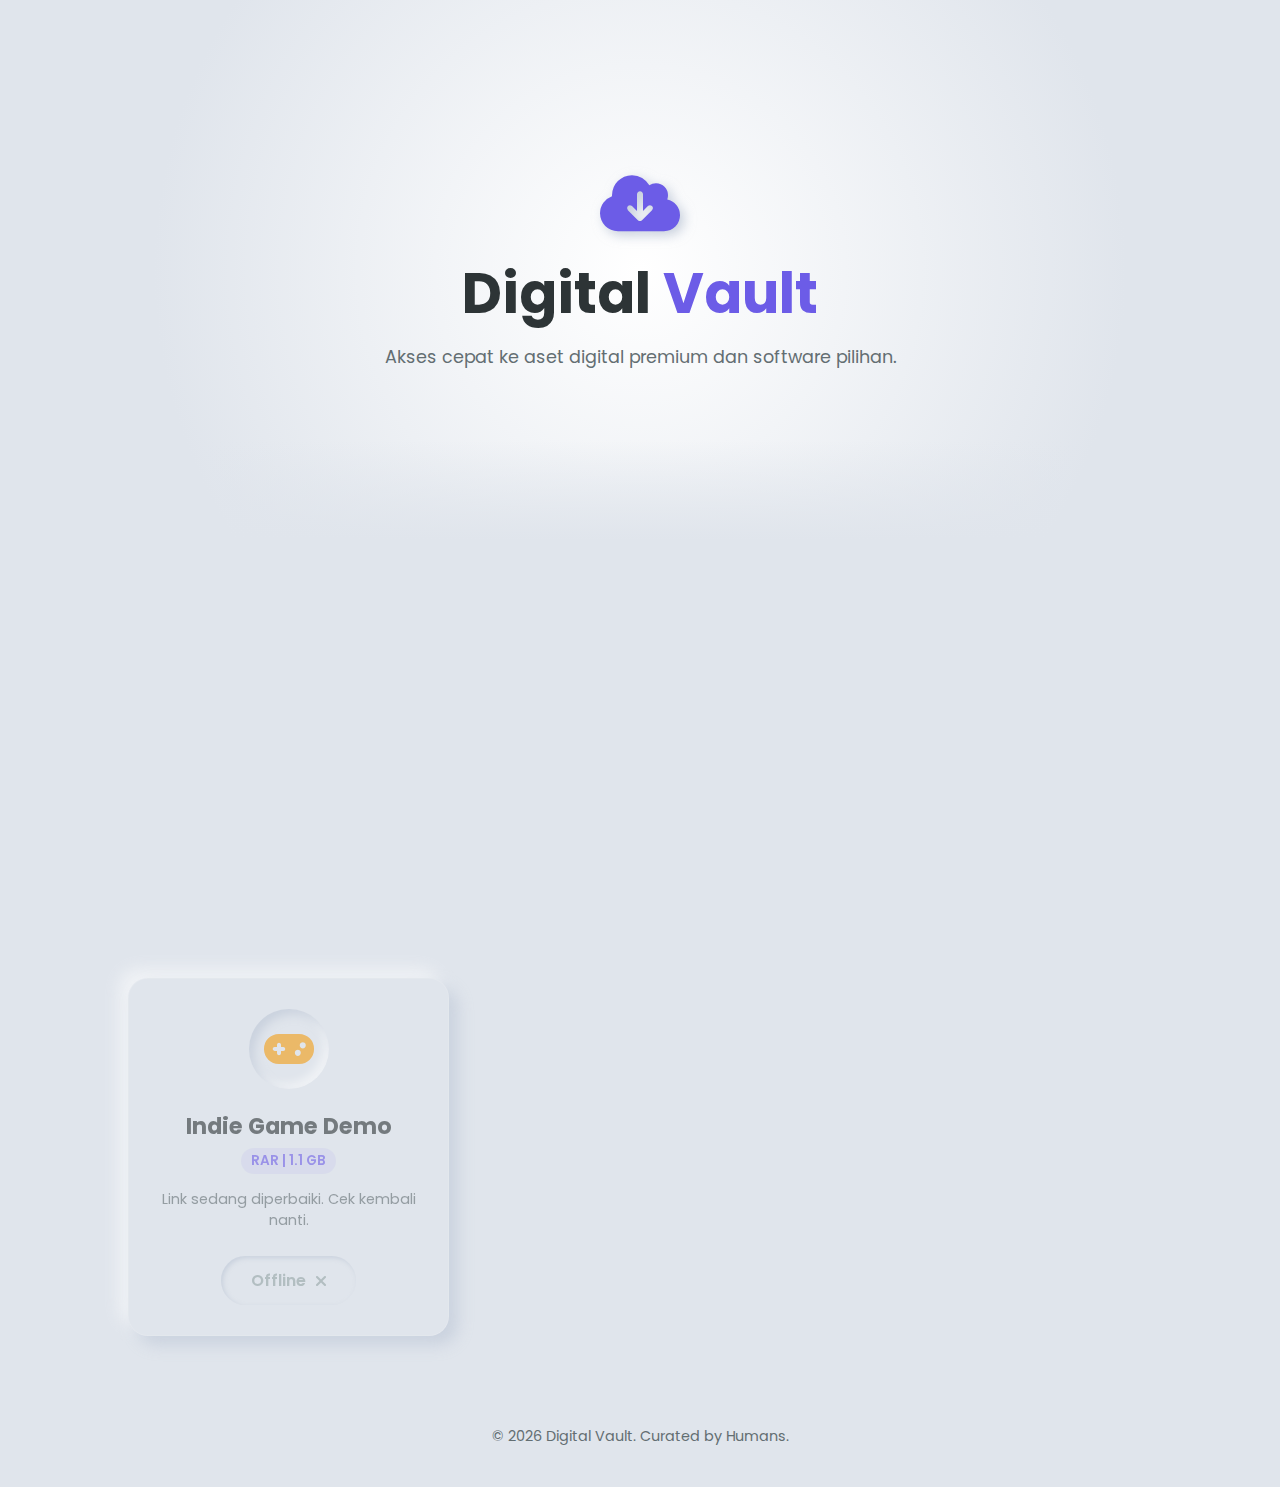
<file: public/Download Zuladm.html>
<!DOCTYPE html>
<html lang="id">
<head>
    <meta charset="UTF-8">
    <meta name="viewport" content="width=device-width, initial-scale=1.0">
    <title>⚡ Digital Vault - Download Hub</title>
    <link href="https://fonts.googleapis.com/css2?family=Poppins:wght@400;600;700&display=swap" rel="stylesheet">
    <link rel="stylesheet" href="https://cdnjs.cloudflare.com/ajax/libs/font-awesome/6.0.0/css/all.min.css">
    <link rel="stylesheet" href="style-download.css">
</head>
<body>

    <header>
        <div class="header-content animate-popIn">
            <i class="fas fa-cloud-download-alt logo-icon"></i>
            <h1>Digital <span>Vault</span></h1>
            <p>Akses cepat ke aset digital premium dan software pilihan.</p>
        </div>
    </header>

    <main>
        <section class="download-container">
            <div class="card animate-fadeIn" style="animation-delay: 0.1s;">
                <div class="card-icon"><i class="fab fa-adobe"></i></div>
                <h3>Photoshop CC 2024</h3>
                <p class="meta">Pre-activated | 2.5 GB</p>
                <p class="desc">Editor foto standar industri untuk kreatifitas tanpa batas.</p>
                <a href="#" class="btn-download">
                    <span>Download</span>
                    <i class="fas fa-arrow-down"></i>
                </a>
            </div>

            <div class="card animate-fadeIn" style="animation-delay: 0.2s;">
                <div class="card-icon code-icon"><i class="fas fa-code"></i></div>
                <h3>VS Code Stable</h3>
                <p class="meta">Windows/Mac | 85 MB</p>
                <p class="desc">Code editor paling populer, ringan, dan powerful.</p>
                <a href="#" class="btn-download">
                    <span>Download</span>
                    <i class="fas fa-arrow-down"></i>
                </a>
            </div>

            <div class="card animate-fadeIn" style="animation-delay: 0.3s;">
                <div class="card-icon asset-icon"><i class="fas fa-paint-brush"></i></div>
                <h3>3D Icon Pack .PNG</h3>
                <p class="meta">High-Res | 120 MB</p>
                <p class="desc">50+ ikon 3D modern untuk desain UI/UX Anda.</p>
                <a href="#" class="btn-download">
                    <span>Download</span>
                    <i class="fas fa-arrow-down"></i>
                </a>
            </div>

             <div class="card animate-fadeIn disabled" style="animation-delay: 0.4s;">
                <div class="card-icon game-icon"><i class="fas fa-gamepad"></i></div>
                <h3>Indie Game Demo</h3>
                <p class="meta">RAR | 1.1 GB</p>
                <p class="desc">Link sedang diperbaiki. Cek kembali nanti.</p>
                <a href="#" class="btn-download">
                    <span>Offline</span>
                    <i class="fas fa-times"></i>
                </a>
            </div>
        </section>
    </main>

    <footer class="animate-fadeIn" style="animation-delay: 0.6s;">
        <p>&copy; 2026 Digital Vault. Curated by Humans.</p>
    </footer>

</body>
</html>
</file>
<file: Style2.css>
:root {
    --primary: #2a3b4d;
    --secondary: #4a6b8a;
    --accent: #f1b722;
    --accent2: #ff6b6b;
    --light: #f8f9fa;
    --dark: #212529;
}

* {
    margin: 0;
    padding: 0;
    box-sizing: border-box;
    font-family: 'Poppins', sans-serif;
}

body {
    background-color: var(--light);
    line-height: 1.7;
    color: var(--dark);
}

.header {
    background: rgba(42, 59, 77, 0.95);
    backdrop-filter: blur(10px);
    position: sticky;
    top: 0;
    z-index: 1000;
    box-shadow: 0 5px 20px rgba(0,0,0,0.1);
}

.nav ul {
    display: flex;
    justify-content: center;
    gap: 3rem;
    padding: 1rem;
}

.nav a {
    color: white;
    text-decoration: none;
    font-weight: 500;
    transition: all 0.3s ease;
    padding: 0.5rem 1rem;
    border-radius: 50px;
    display: flex;
    align-items: center;
    gap: 0.8rem;
}

.nav a:hover {
    background: rgba(255,255,255,0.1);
    transform: translateY(-2px);
}

.profile {
    text-align: center;
    padding: 6rem 2rem;
    background: linear-gradient(135deg, var(--primary) 0%, var(--secondary) 100%);
    color: white;
    position: relative;
    overflow: hidden;
}

.profile-content {
    position: relative;
    z-index: 1;
}

.profile-image {
    width: 200px;
    height: 200px;
    border-radius: 50%;
    margin: 0 auto 2rem;
    overflow: hidden;
    border: 4px solid var(--accent);
    box-shadow: 0 10px 30px rgba(0,0,0,0.2);
}

.profile-image img {
    width: 100%;
    height: 100%;
    object-fit: cover;
}

h1 {
    font-size: 3rem;
    margin-bottom: 1rem;
    font-weight: 700;
}

.accent-text {
    color: var(--accent);
}

.tagline {
    font-size: 1.4rem;
    max-width: 600px;
    margin: 0 auto 2rem;
    opacity: 0.9;
}

.social-links {
    display: flex;
    justify-content: center;
    gap: 1.5rem;
    margin-top: 2rem;
}

.social-links a {
    color: white;
    font-size: 1.8rem;
    transition: all 0.3s ease;
}

.social-links a:hover {
    color: var(--accent);
    transform: translateY(-3px);
}

h2 {
    font-size: 2.5rem;
    margin-bottom: 3rem;
    display: flex;
    align-items: center;
    gap: 1.5rem;
}

.icon-box {
    width: 60px;
    height: 60px;
    background: var(--accent);
    border-radius: 15px;
    display: flex;
    align-items: center;
    justify-content: center;
    box-shadow: 0 5px 15px rgba(241, 183, 34, 0.3);
}

.skills-grid {
    display: grid;
    grid-template-columns: repeat(auto-fit, minmax(300px, 1fr));
    gap: 2rem;
}

.skill-card {
    background: white;
    padding: 2rem;
    border-radius: 20px;
    box-shadow: 0 10px 30px rgba(0,0,0,0.08);
    transition: all 0.3s ease;
    position: relative;
    overflow: hidden;
}

.skill-card:hover {
    transform: translateY(-10px);
    box-shadow: 0 15px 40px rgba(0,0,0,0.12);
}

.skill-card::before {
    content: '';
    position: absolute;
    top: 0;
    left: 0;
    width: 100%;
    height: 4px;
    background: linear-gradient(90deg, var(--accent) 0%, var(--accent2) 100%);
}

.skill-icon {
    font-size: 2.5rem;
    color: var(--secondary);
    margin-bottom: 1rem;
}

.skill-bar {
    height: 8px;
    background: #eee;
    border-radius: 4px;
    margin-top: 1.5rem;
    overflow: hidden;
}

.skill-progress {
    height: 100%;
    background: linear-gradient(90deg, var(--accent) 0%, var(--accent2) 100%);
    border-radius: 4px;
    transition: width 1s ease-in-out;
}

.education-item {
    background: white;
    padding: 2rem;
    border-radius: 15px;
    box-shadow: 0 10px 30px rgba(0,0,0,0.08);
    margin-bottom: 2rem;
    position: relative;
    transition: all 0.3s ease;
}

.education-item:hover {
    transform: translateX(10px);
}

.experience-item {
    background: white;
    padding: 2rem;
    border-radius: 15px;
    box-shadow: 0 10px 30px rgba(0,0,0,0.08);
    margin-bottom: 2rem;
    border-left: 4px solid var(--accent);
}

@media (max-width: 768px) {
    h1 {
        font-size: 2rem;
    }
    
    h2 {
        font-size: 1.8rem;
    }
    
    .nav ul {
        flex-direction: row;
        flex-wrap: wrap;
        gap: 1rem;
    }
    
    .skills-grid {
        grid-template-columns: 1fr;
    }
}

@keyframes float {
    0% { transform: translateY(0px); }
    50% { transform: translateY(-20px); }
    100% { transform: translateY(0px); }
}

.profile-image {
    animation: float 4s ease-in-out infinite;
}
</file>
<file: style-download.css>
/* --- Reset & Base Styles --- */
:root {
    --bg-color: #e0e5ec; /* Warna dasar soft-neumorphism */
    --primary-color: #6c5ce7; /* Ungu Modern */
    --accent-color: #00cec9; /* Toska */
    --text-main: #2d3436;
    --text-sub: #636e72;
    --shadow-light: rgba(255, 255, 255, 0.9);
    --shadow-dark: rgba(163, 177, 198, 0.6);
}

* {
    box-sizing: border-box;
    margin: 0;
    padding: 0;
}

body {
    font-family: 'Poppins', sans-serif;
    background-color: var(--bg-color);
    color: var(--text-main);
    overflow-x: hidden;
}

/* --- Header --- */
header {
    height: 60vh;
    display: flex;
    justify-content: center;
    align-items: center;
    text-align: center;
    background: radial-gradient(circle at center, #ffffff 0%, var(--bg-color) 70%);
    position: relative;
}

header::after {
    content: '';
    position: absolute;
    bottom: 0;
    width: 100%;
    height: 100px;
    background: linear-gradient(to bottom, transparent, var(--bg-color));
}

.logo-icon {
    font-size: 4rem;
    color: var(--primary-color);
    margin-bottom: 1rem;
    filter: drop-shadow(4px 4px 6px var(--shadow-dark));
}

header h1 {
    font-size: 3.5rem;
    font-weight: 700;
    margin-bottom: 0.5rem;
}

header h1 span {
    color: var(--primary-color);
    position: relative;
}

header p {
    font-size: 1.1rem;
    color: var(--text-sub);
    max-width: 600px;
    margin: 0 auto;
}

/* --- Main Content & Grid --- */
.download-container {
    display: grid;
    grid-template-columns: repeat(auto-fit, minmax(280px, 1fr));
    gap: 30px;
    padding: 50px 10%;
    max-width: 1400px;
    margin: auto;
}

/* --- The Card (Neumorphic) --- */
.card {
    background: var(--bg-color);
    padding: 30px;
    border-radius: 20px;
    /* Neumorphic Shadow */
    box-shadow: 9px 9px 16px var(--shadow-dark), 
               -9px -9px 16px var(--shadow-light);
    
    display: flex;
    flex-direction: column;
    align-items: center;
    text-align: center;
    transition: all 0.4s cubic-bezier(0.175, 0.885, 0.32, 1.275); /* Smooth & bouncy */
    position: relative;
    border: 1px solid rgba(255,255,255,0.2);
    opacity: 0; /* Untuk animasi fadeIn */
}

/* Hover Effect pada Card */
.card:hover {
    transform: translateY(-10px) scale(1.02);
    box-shadow: 15px 15px 25px var(--shadow-dark), 
               -15px -15px 25px var(--shadow-light);
    border-color: var(--primary-color);
}

/* Card Icons */
.card-icon {
    font-size: 2.5rem;
    width: 80px;
    height: 80px;
    border-radius: 50%;
    background: var(--bg-color);
    display: flex;
    justify-content: center;
    align-items: center;
    color: #ed2224; /* Adobe Red */
    box-shadow: inset 5px 5px 10px var(--shadow-dark), 
                inset -5px -5px 10px var(--shadow-light);
    margin-bottom: 20px;
}

.card-icon.code-icon { color: #007acc; }
.card-icon.asset-icon { color: var(--accent-color); }
.card-icon.game-icon { color: #f39c12; }

.card h3 {
    font-size: 1.4rem;
    margin-bottom: 5px;
}

.meta {
    font-size: 0.85rem;
    color: var(--primary-color);
    font-weight: 600;
    margin-bottom: 15px;
    background: rgba(108, 92, 231, 0.1);
    padding: 3px 10px;
    border-radius: 15px;
}

.desc {
    font-size: 0.9rem;
    color: var(--text-sub);
    margin-bottom: 25px;
    flex-grow: 1; /* Biar tombol sejajar di bawah */
}

/* --- Animated Button --- */
.btn-download {
    text-decoration: none;
    background-color: var(--bg-color);
    padding: 12px 30px;
    border-radius: 30px;
    color: var(--text-main);
    font-weight: 600;
    display: flex;
    align-items: center;
    gap: 10px;
    box-shadow: 5px 5px 10px var(--shadow-dark), 
               -5px -5px 10px var(--shadow-light);
    transition: all 0.3s ease;
    overflow: hidden;
    position: relative;
}

.btn-download:hover {
    box-shadow: inset 3px 3px 5px var(--shadow-dark), 
                inset -3px -3px 5px var(--shadow-light);
    color: var(--primary-color);
}

.btn-download i {
    transition: transform 0.3s ease;
}

/* Animasi ikon panah saat tombol di-hover */
.btn-download:hover i {
    transform: translateY(3px);
    animation: bounce 1s infinite;
}

/* State Disabled */
.card.disabled {
    opacity: 0.6 !important;
    pointer-events: none;
}
.card.disabled .btn-download {
    box-shadow: inset 2px 2px 4px var(--shadow-dark);
    color: #95a5a6;
}

/* --- Footer --- */
footer {
    text-align: center;
    padding: 40px;
    color: var(--text-sub);
    font-size: 0.9rem;
}

/* =========================================
   DEFINISI ANIMASI (CSS KEYFRAMES)
   ========================================= */

/* 1. Fade In Up (Untuk Card) */
@keyframes fadeIn {
    from {
        opacity: 0;
        transform: translateY(30px);
    }
    to {
        opacity: 1;
        transform: translateY(0);
    }
}

/* 2. Pop In (Untuk Header) */
@keyframes popIn {
    0% {
        opacity: 0;
        transform: scale(0.9);
    }
    80% {
        transform: scale(1.05);
    }
    100% {
        opacity: 1;
        transform: scale(1);
    }
}

/* 3. Bouncing Arrow (Untuk Tombol) */
@keyframes bounce {
    0%, 20%, 50%, 80%, 100% {transform: translateY(0);}
    40% {transform: translateY(5px);}
    60% {transform: translateY(3px);}
}

/* --- Kelas Utility Animasi --- */
.animate-fadeIn {
    animation-name: fadeIn;
    animation-duration: 0.8s;
    animation-timing-function: ease-out;
    animation-fill-mode: forwards; /* Biar tetap kelihatan setelah animasi selesai */
}

.animate-popIn {
    animation: popIn 1s cubic-bezier(0.23, 1, 0.32, 1) forwards;
}

/* Responsif Mobile */
@media (max-width: 768px) {
    header h1 { font-size: 2.5rem; }
    .download-container { padding: 30px 5%; }
}
</file>
<file: public/style-download.css>
/* --- Reset & Base Styles --- */
:root {
    --bg-color: #e0e5ec; /* Warna dasar soft-neumorphism */
    --primary-color: #6c5ce7; /* Ungu Modern */
    --accent-color: #00cec9; /* Toska */
    --text-main: #2d3436;
    --text-sub: #636e72;
    --shadow-light: rgba(255, 255, 255, 0.9);
    --shadow-dark: rgba(163, 177, 198, 0.6);
}

* {
    box-sizing: border-box;
    margin: 0;
    padding: 0;
}

body {
    font-family: 'Poppins', sans-serif;
    background-color: var(--bg-color);
    color: var(--text-main);
    overflow-x: hidden;
}

/* --- Header --- */
header {
    height: 60vh;
    display: flex;
    justify-content: center;
    align-items: center;
    text-align: center;
    background: radial-gradient(circle at center, #ffffff 0%, var(--bg-color) 70%);
    position: relative;
}

header::after {
    content: '';
    position: absolute;
    bottom: 0;
    width: 100%;
    height: 100px;
    background: linear-gradient(to bottom, transparent, var(--bg-color));
}

.logo-icon {
    font-size: 4rem;
    color: var(--primary-color);
    margin-bottom: 1rem;
    filter: drop-shadow(4px 4px 6px var(--shadow-dark));
}

header h1 {
    font-size: 3.5rem;
    font-weight: 700;
    margin-bottom: 0.5rem;
}

header h1 span {
    color: var(--primary-color);
    position: relative;
}

header p {
    font-size: 1.1rem;
    color: var(--text-sub);
    max-width: 600px;
    margin: 0 auto;
}

/* --- Main Content & Grid --- */
.download-container {
    display: grid;
    grid-template-columns: repeat(auto-fit, minmax(280px, 1fr));
    gap: 30px;
    padding: 50px 10%;
    max-width: 1400px;
    margin: auto;
}

/* --- The Card (Neumorphic) --- */
.card {
    background: var(--bg-color);
    padding: 30px;
    border-radius: 20px;
    /* Neumorphic Shadow */
    box-shadow: 9px 9px 16px var(--shadow-dark), 
               -9px -9px 16px var(--shadow-light);
    
    display: flex;
    flex-direction: column;
    align-items: center;
    text-align: center;
    transition: all 0.4s cubic-bezier(0.175, 0.885, 0.32, 1.275); /* Smooth & bouncy */
    position: relative;
    border: 1px solid rgba(255,255,255,0.2);
    opacity: 0; /* Untuk animasi fadeIn */
}

/* Hover Effect pada Card */
.card:hover {
    transform: translateY(-10px) scale(1.02);
    box-shadow: 15px 15px 25px var(--shadow-dark), 
               -15px -15px 25px var(--shadow-light);
    border-color: var(--primary-color);
}

/* Card Icons */
.card-icon {
    font-size: 2.5rem;
    width: 80px;
    height: 80px;
    border-radius: 50%;
    background: var(--bg-color);
    display: flex;
    justify-content: center;
    align-items: center;
    color: #ed2224; /* Adobe Red */
    box-shadow: inset 5px 5px 10px var(--shadow-dark), 
                inset -5px -5px 10px var(--shadow-light);
    margin-bottom: 20px;
}

.card-icon.code-icon { color: #007acc; }
.card-icon.asset-icon { color: var(--accent-color); }
.card-icon.game-icon { color: #f39c12; }

.card h3 {
    font-size: 1.4rem;
    margin-bottom: 5px;
}

.meta {
    font-size: 0.85rem;
    color: var(--primary-color);
    font-weight: 600;
    margin-bottom: 15px;
    background: rgba(108, 92, 231, 0.1);
    padding: 3px 10px;
    border-radius: 15px;
}

.desc {
    font-size: 0.9rem;
    color: var(--text-sub);
    margin-bottom: 25px;
    flex-grow: 1; /* Biar tombol sejajar di bawah */
}

/* --- Animated Button --- */
.btn-download {
    text-decoration: none;
    background-color: var(--bg-color);
    padding: 12px 30px;
    border-radius: 30px;
    color: var(--text-main);
    font-weight: 600;
    display: flex;
    align-items: center;
    gap: 10px;
    box-shadow: 5px 5px 10px var(--shadow-dark), 
               -5px -5px 10px var(--shadow-light);
    transition: all 0.3s ease;
    overflow: hidden;
    position: relative;
}

.btn-download:hover {
    box-shadow: inset 3px 3px 5px var(--shadow-dark), 
                inset -3px -3px 5px var(--shadow-light);
    color: var(--primary-color);
}

.btn-download i {
    transition: transform 0.3s ease;
}

/* Animasi ikon panah saat tombol di-hover */
.btn-download:hover i {
    transform: translateY(3px);
    animation: bounce 1s infinite;
}

/* State Disabled */
.card.disabled {
    opacity: 0.6 !important;
    pointer-events: none;
}
.card.disabled .btn-download {
    box-shadow: inset 2px 2px 4px var(--shadow-dark);
    color: #95a5a6;
}

/* --- Footer --- */
footer {
    text-align: center;
    padding: 40px;
    color: var(--text-sub);
    font-size: 0.9rem;
}

/* =========================================
   DEFINISI ANIMASI (CSS KEYFRAMES)
   ========================================= */

/* 1. Fade In Up (Untuk Card) */
@keyframes fadeIn {
    from {
        opacity: 0;
        transform: translateY(30px);
    }
    to {
        opacity: 1;
        transform: translateY(0);
    }
}

/* 2. Pop In (Untuk Header) */
@keyframes popIn {
    0% {
        opacity: 0;
        transform: scale(0.9);
    }
    80% {
        transform: scale(1.05);
    }
    100% {
        opacity: 1;
        transform: scale(1);
    }
}

/* 3. Bouncing Arrow (Untuk Tombol) */
@keyframes bounce {
    0%, 20%, 50%, 80%, 100% {transform: translateY(0);}
    40% {transform: translateY(5px);}
    60% {transform: translateY(3px);}
}

/* --- Kelas Utility Animasi --- */
.animate-fadeIn {
    animation-name: fadeIn;
    animation-duration: 0.8s;
    animation-timing-function: ease-out;
    animation-fill-mode: forwards; /* Biar tetap kelihatan setelah animasi selesai */
}

.animate-popIn {
    animation: popIn 1s cubic-bezier(0.23, 1, 0.32, 1) forwards;
}

/* Responsif Mobile */
@media (max-width: 768px) {
    header h1 { font-size: 2.5rem; }
    .download-container { padding: 30px 5%; }
}
</file>
